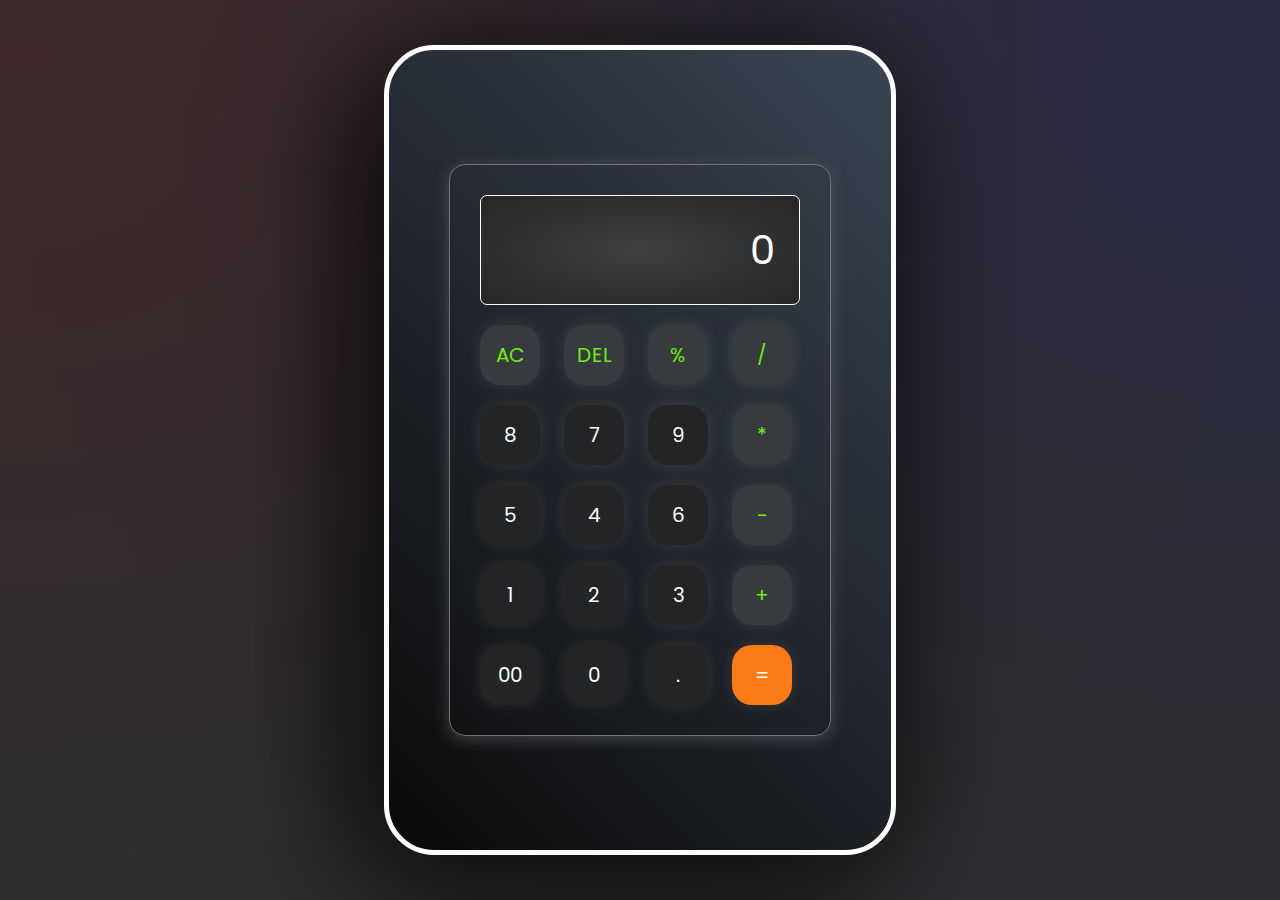
<file: Calculator/index.html>
<!DOCTYPE html>
<html lang="en">
  <head>
    <meta charset="UTF-8" />
    <meta http-equiv="X-UA-Compatible" content="IE=edge" />
    <meta name="viewport" content="width=device-width, initial-scale=1.0" />
    <link rel="stylesheet" href="style.css" />
    <link rel="shortcut icon" href="favicon.png" type="image/x-icon">
    <title>Calculator</title>
  </head>
  <body>
    <div class="left">
    </div>

    <div class="right">
    </div>

    <div class="container">
      <div class="calculator">
        <input type="text" id="inputBox" placeholder="0" disabled/>
        <div>
          <button class="button operator">AC</button>
          <button class="button operator">DEL</button>
          <button class="button operator">%</button>
          <button class="button operator">/</button>
        </div>
        <div>
          <button class="button num">8</button>
          <button class="button num">7</button>
          <button class="button num">9</button>
          <button class="button operator">*</button>
        </div>
        <div>
          <button class="button num">5</button>
          <button class="button num">4</button>
          <button class="button num">6</button>
          <button class="button operator">-</button>
        </div>
        <div>
          <button class="button num">1</button>
          <button class="button num">2</button>
          <button class="button num">3</button>
          <button class="button operator">+</button>
        </div>

        <div>
          <button class="button num">00</button>
          <button class="button num">0</button>
          <button class="button num">.</button>
          <button class="button equalBtn">=</button>
        </div>
      </div>
    </div>

    <script src="script.js"></script>
  </body>
</html>
</file>
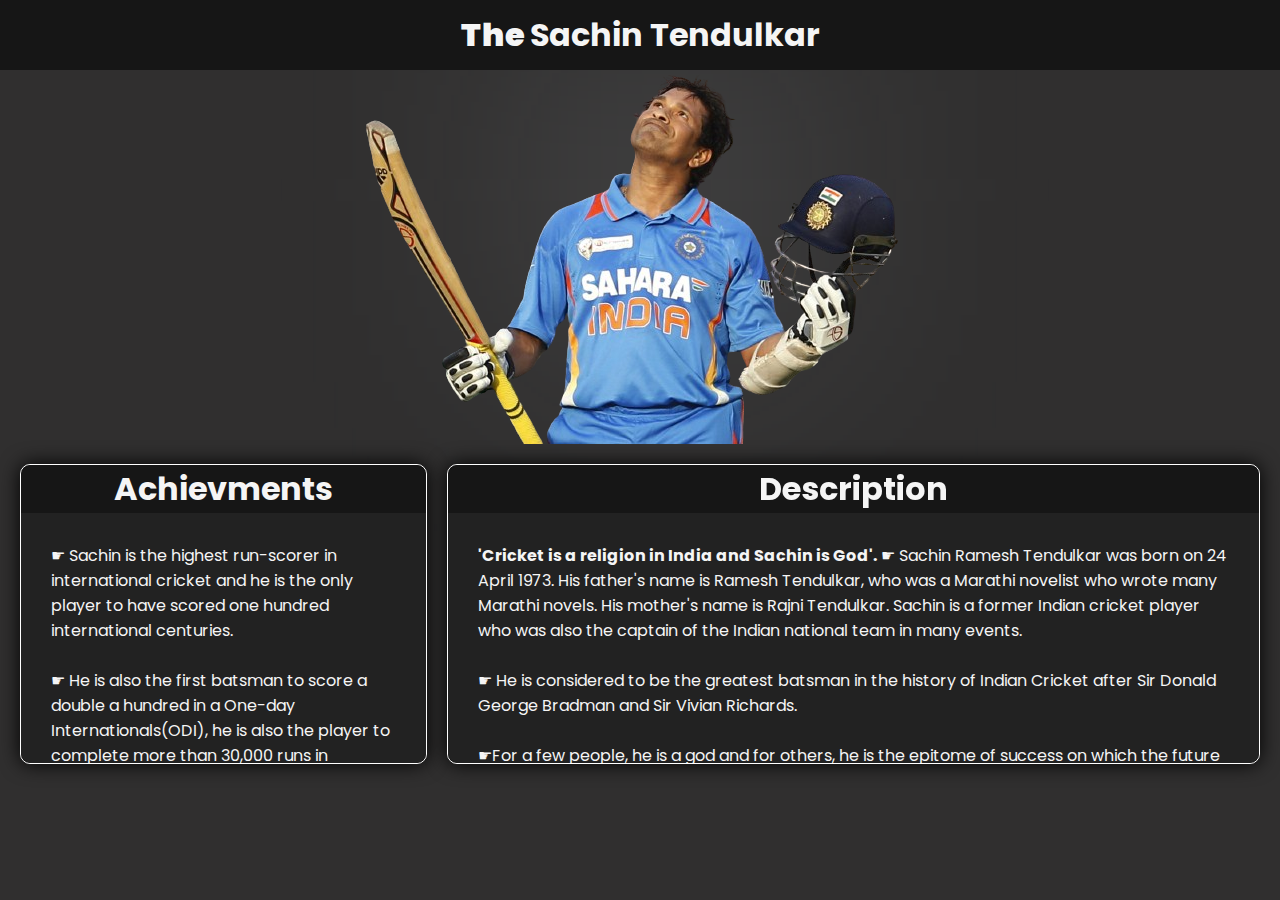
<file: Tribute Page/10.html>
<!DOCTYPE html>
<html lang="en">
  <head>
    <link rel="stylesheet" href="style.css" />
    <link rel="shortcut icon" href="10.png" type="image/x-icon">
    <title>10</title>

  </head>

  <body>
    <main id="main">
      <div class="title">
        <h1 id="title"><strong>The </strong> Sachin Tendulkar</h1>
      </div>

      <div class="hero">
        <div id="bg"></div>
        <img src="main.png" id="image" alt="Error Loading Image" />
      </div>

      <div class="data">
        <div class="achievments">
          <h1 class="title-head">Achievments</h1>
          <div class="content">
          ☛ Sachin is the highest run-scorer in international cricket and he is
          the only player to have scored one hundred international centuries.
          <br /><br />
          ☛ He is also the first batsman to score a double a hundred in a
          One-day Internationals(ODI), he is also the player to complete more
          than 30,000 runs in international cricket and is also the holder of
          the record for the most runs in both Test and ODI cricket.
          <br /><br />
          ☛During the 2003 Cricket World cup tournament, Sachin was the highest
          run-scorer where he scored 673 runs in 11 matches and helped India
          reach the final. In the final match, India lost the world cup to
          Australia but Sachin Tendulkar was given the man of the tournament
          award. <br /><br />
          ☛ Sachin Tendulkar became the first batsman to score a double century
          in a one-day international match. In the year 2010, Sachin Tendulkar
          went on and scored 200 runs in just 147 balls against South Africa in
          Gwalior. That inning is remembered by many crickets as it showed the
          calibre of Sachin Tendulkar to the world. <br /><br />
          ☛ The second most memorable inning of Sachin Tendulkar was his knock
          against Pakistan in Rawalpindi where he scored 141 runs in just 135
          balls. Despite Pakistan winning the match, Sachin Tendulkar was
          declared the man of the match. <br /><br />
          ☛Sachin Tendulkar is the first and the only batsman to score 100
          international centuries. He was the first batsman to excel in all
          three formats of the game. He finished his career as the highest
          run-scorer in the history of test match cricket. <br /><br />
          ☛ ndia is a country where cricket is treated like a religion and
          Sachin Tendulkar is the God of cricket. This is enough to justify the
          achievements of Sachin Tendulkar. <br /><br /><br />
        </div>
        </div>

        <div class="description">
          <h1 class="title-head">Description</h1>
          <div class="content">
          <strong> 'Cricket is a religion in India and Sachin is God'.</strong>
          ☛ Sachin Ramesh Tendulkar was born on 24 April 1973. His father's name
          is Ramesh Tendulkar, who was a Marathi novelist who wrote many Marathi
          novels. His mother's name is Rajni Tendulkar. Sachin is a former
          Indian cricket player who was also the captain of the Indian national
          team in many events.<br /><br />
          ☛ He is considered to be the greatest batsman in the history of Indian
          Cricket after Sir Donald George Bradman and Sir Vivian Richards.<br /><br />
          ☛For a few people, he is a god and for others, he is the epitome of
          success on which the future of Indian cricket is the judge. Throughout
          his career of 30 years, he has accomplished wonders for the Indian
          cricket team and that is why many people worship him as the God of
          cricket. <br /><br />
          ☛ On 15 November 1989, Sachin Tendulkar made his international debut
          against Pakistan in Karachi. Pakistans's cricket team was known for
          its bowling during those days where the combo of Wasim Akram and Waqar
          Younis were considered to be the most dangerous bowling duo. But
          Sachin faced them gracefully and even made a few runs. <br /><br />
          ☛During the years 1994-1999, Sachin Tendulkar was in his twenties and
          his performance was at its peak. He opened the batting against New
          Zealand in 1994 and made 84 runs from just 49 balls, He then went on
          and scored his first ODI century against Australia. It took him around
          78 ODI's to score his first century but it was worth the wait.
          <br /><br />
          ☛ The main contribution of Sachin Tendulkar was the way he changed the
          opening of cricket. The Indian team was struggling with opening
          batsmen as many of them were unable to give India a good start against
          any teams. The whole scenario changed when Sachin was allowed to open
          the innings against New Zealand in 1992 and he made it count. After
          that match, he was the opening batsman for the Indian cricket team.
          <br /><br />
          ☛ Before getting recognized by the world for his talent, Sachin
          Tendulkar played a school cricket tournament match where he had a 664
          runs partnership with Vinod Kambli. Sachin was only 16 years old when
          he played that match and is considered to be the turning point in
          Sachin Tendulkar's life. <br /><br />
          ☛ On 10 October 2013, Sachin Tendulkar announced his retirement from
          all forms of cricket after a two-test match against the West Indies in
          November. The BCCI had arranged two farewell matches to be played at
          Kolkata and Mumbai. He scored 74 runs in his last test innings against
          West Indies and fell short of 79 runs to complete 16,000 runs in test
          cricket. The cricket association of Mumbai and Bengal had organised
          events to mark his retirement from the sport. Various politicians and
          international celebrities were present to witness the last inning of
          the master blaster. <br /><br />
          ☛On 10 October 2013, Sachin Tendulkar announced his retirement from
          all forms of cricket after a two-test match against the West Indies in
          November. The BCCI had arranged two farewell matches to be played at
          Kolkata and Mumbai. He scored 74 runs in his last test innings against
          West Indies and fell short of 79 runs to complete 16,000 runs in test
          cricket. The cricket association of Mumbai and Bengal had organised
          events to mark his retirement from the sport. Various politicians and
          international celebrities were present to witness the last inning of
          the master blaster. <br /><br />
        </div>
        </div>
      </div>
    </main>
  </body>
</html>
</file>
<file: Calculator/style.css>
@import url('https://fonts.googleapis.com/css2?family=Poppins:wght@500&display=swap');

*{
    margin: 0;
    padding: 0;
    box-sizing: border-box;
    font-family: 'Poppins', sans-serif;
}

body{
    width: 100%;
    height: 100vh;
    display: flex;
    justify-content: center;
    align-items: center;
    background-color: #2e2f30;
    overflow: hidden;
}


.left{
    top: 0px;
    left: -500px;
    width: 1000px;
    height: 100px;
    filter: blur(400px);

    position: absolute;
    background-color: red;

    animation: rotateBG 5s linear infinite forwards normal;
}

.right{
    top: 0px;
    right: -500px;
    width: 1000px;
    height: 100px;
    filter: blur(400px);

    position: absolute;
    background-color: blue;

    animation: rotateBG 5s linear infinite forwards normal;
}


@keyframes rotateBG{
    0%{
        transform: rotate(0deg);
    }
    100%{
        transform: rotate(360deg);
    }
}

.container{
    height: 90vh;
    width: clamp(450px,40vw,600px);
    display: flex;
    justify-content:center ;
    align-items: center;
    padding: 100px;
    border: 5px solid white;
    border-radius: 50px;
    background: linear-gradient(45deg, #0a0a0a, #3a4452);
    box-shadow: -20px 20px 150px rgb(0, 0, 0);
    z-index: 5;
}


.calculator{
    border: 1px solid #717377;
    padding: 20px;
    border-radius: 16px;
    background: transparent;
    box-shadow: 0px 3px 15px rgba(113, 115, 119, 0.5);

}

input{
    width: 320px;
    border: 1px white solid;
    border-radius: 7px;
    padding: 24px;
    margin: 10px;
    background: transparent;
    box-shadow: 0px 3px 15px rgbs(84, 84, 84, 0.1);
    font-size: 40px;
    text-align: right;
    cursor: pointer;
    color: #ffffff;
    background: radial-gradient(#3e3f3f,#252627);
}

input::placeholder{
    color: #ffffff;
}

button{
    border: none;
    width: 60px;
    height: 60px;
    margin: 10px;
    border-radius: 20px;
    background: transparent;
    color: #ffffff;
    font-size: 20px;
    box-shadow: 0px 0px 15px rgba(255, 255, 255, 0.1);
    cursor: pointer;
}

.operator{
    background-color:#373b40 ;
}

button:hover{
    transform: scale(1.1);
}
.equalBtn{
    background-color: #fb7c14;
}

.operator{
    color: #6dee0a;
}

.num{
    background-color:#222426;
}
</file>
<file: Tribute Page/style.css>
@import url('https://fonts.googleapis.com/css2?family=Poppins:wght@500&display=swap');

*{
    margin: 0;
    padding: 0;
    box-sizing: border-box;
    font-family: 'Poppins', sans-serif;
	color: whitesmoke;

	scrollbar-color: rgb(24, 24, 24);
}

body{
	background-color: rgb(48, 47, 47);
	max-height: 100vh;
	overflow:hidden;
}

.main{
	display: grid;
	grid-template-rows:1fr 4fr 5fr;
	overflow: hidden;
}

.title{
	display: flex;
	justify-content:center;
	align-items: center;

	background-color: rgb(22, 22, 22);
	color: whitesmoke;
	
	min-height: 70px;
	z-index: 15;

	position: sticky;
	top: 0px;
}

.hero{
	display: flex;
	justify-content: center;
	align-items: center;
	border-bottom: 2px white;

	position:static;
	top: 70px;
}
#bg{
	position:absolute;
	
	top:10% ;
	left: 50%;

	height: 200px;
	width: 50px;
	background-color: aliceblue;
	z-index: 5;
	filter: blur(150px);
	animation: rotateBG 5s linear infinite forwards normal;

}

@keyframes rotateBG{
    0%{
        transform: rotate(0deg);
    }
    100%{
        transform: rotate(360deg);
    }
}

#image{
	z-index: 10;
}
#image:hover{
	transform: scale(1.1);
	transition: all 500ms ease-in-out;
}

.data{
	padding: 20px;
	display: grid;
	grid-template-columns: 1fr 2fr;
	gap: 20px;

	margin-bottom: 20px;

}

.achievments{

	padding: 0px;
	
	height: 300px;
	z-index: 10;

	border: 1px white solid;
	border-radius: 10px;
	background-color:  rgb(20, 19, 19);
	box-shadow: 0px 0px 20px black;

	display: flex;
	flex-direction: column;
	/* justify-content: center; */
	align-items: center;
}

.description{

	padding: 0px;
	
	height: 300px;
	
	border: 1px white solid;
	border-radius: 10px;
	background-color:  rgb(20, 19, 19);
	box-shadow: 0px 0px 20px black;

	z-index: 10;

	
	display: flex;
	flex-direction: column;
	/* justify-content: center; */
	align-items: center;

}

.title-head{

	height: 100%;
	width: 100%;
	border-radius: 10px 10px 0px 0px;
	
	background-color: rgb(22, 22, 22);


	display: flex;
	flex: column wrap;
	justify-content: center;
	align-items: center;

	position: sticky;
	top: 0px;
}

.content{
	
	overflow-y: auto;
	scrollbar-color: rgb(24, 24, 24);

	border-radius: 0px 0px 10px 10px;

	padding: 30px;
	background-color: rgb(34, 34, 34);
	scrollbar-width:thin;
	scroll-behavior: smooth;
	scrollbar-color: rgb(32, 32, 32) rgb(54, 54, 54);
	
}
</file>
